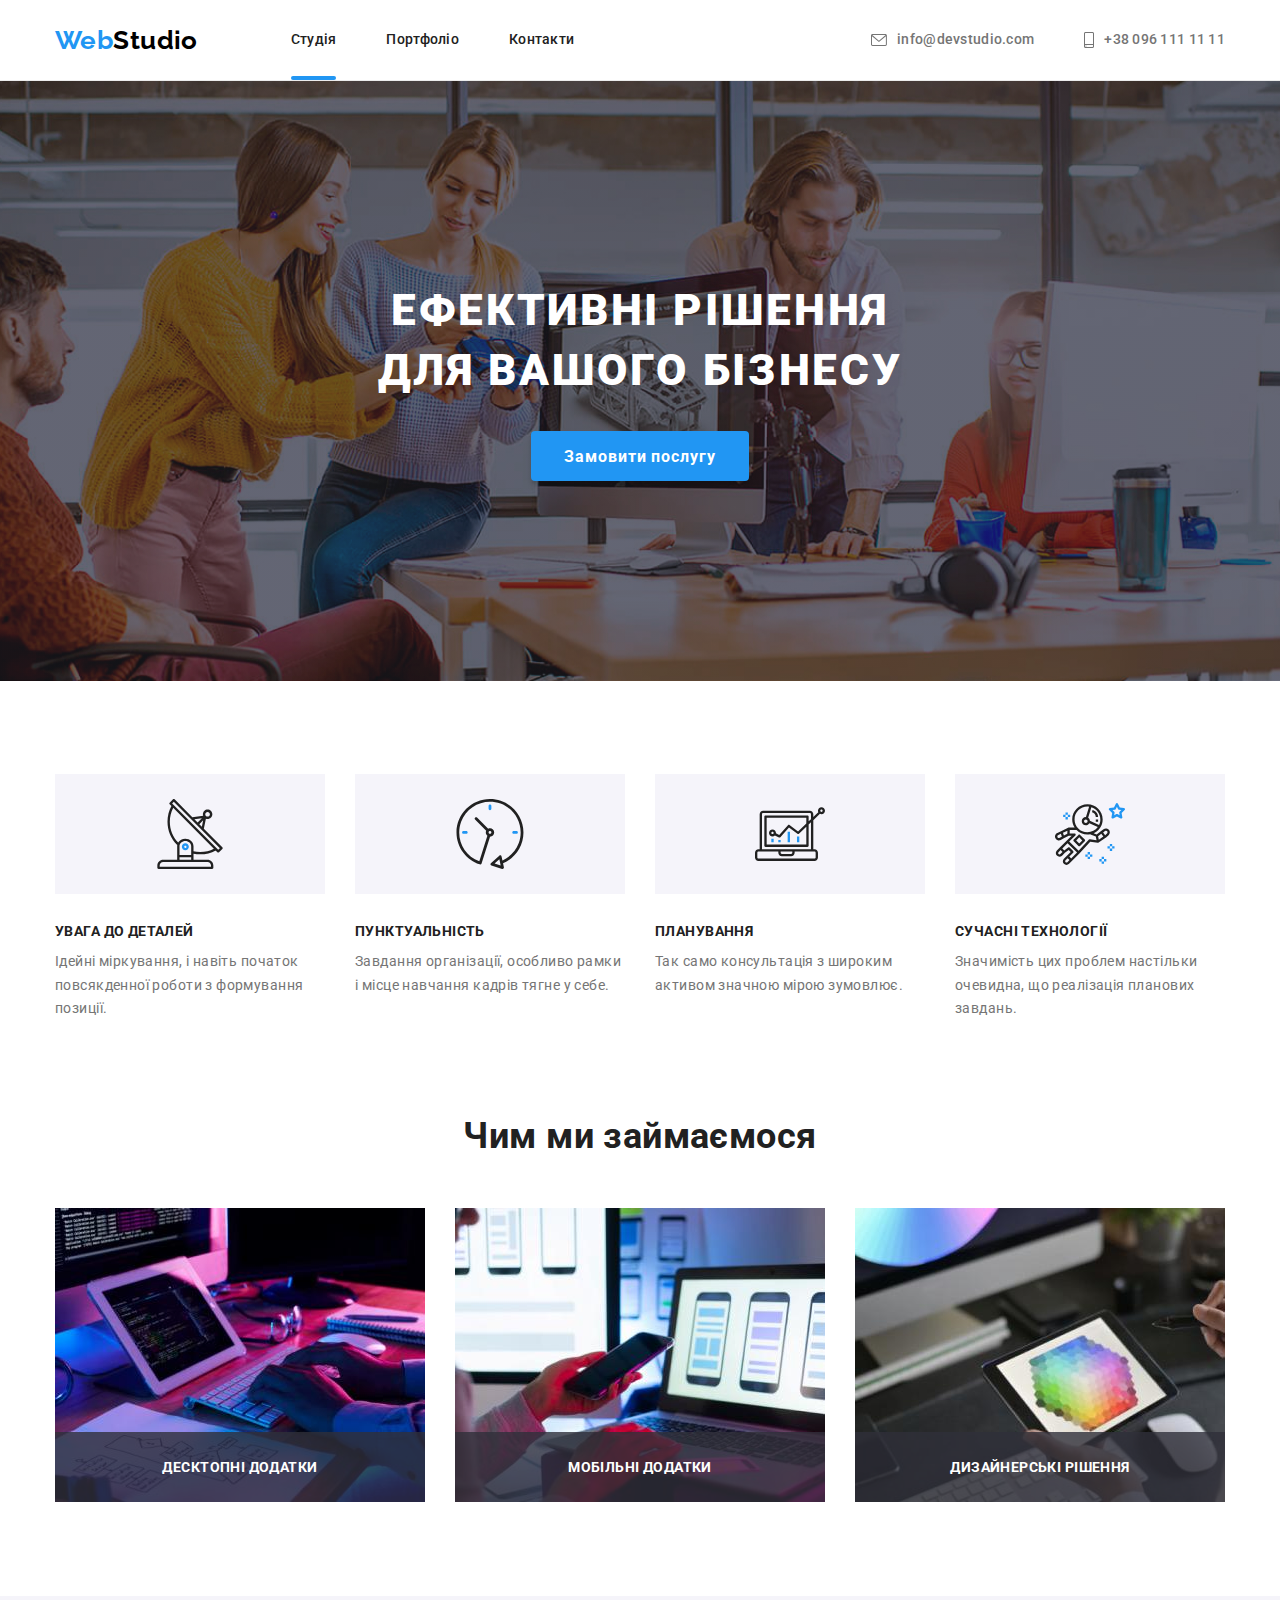
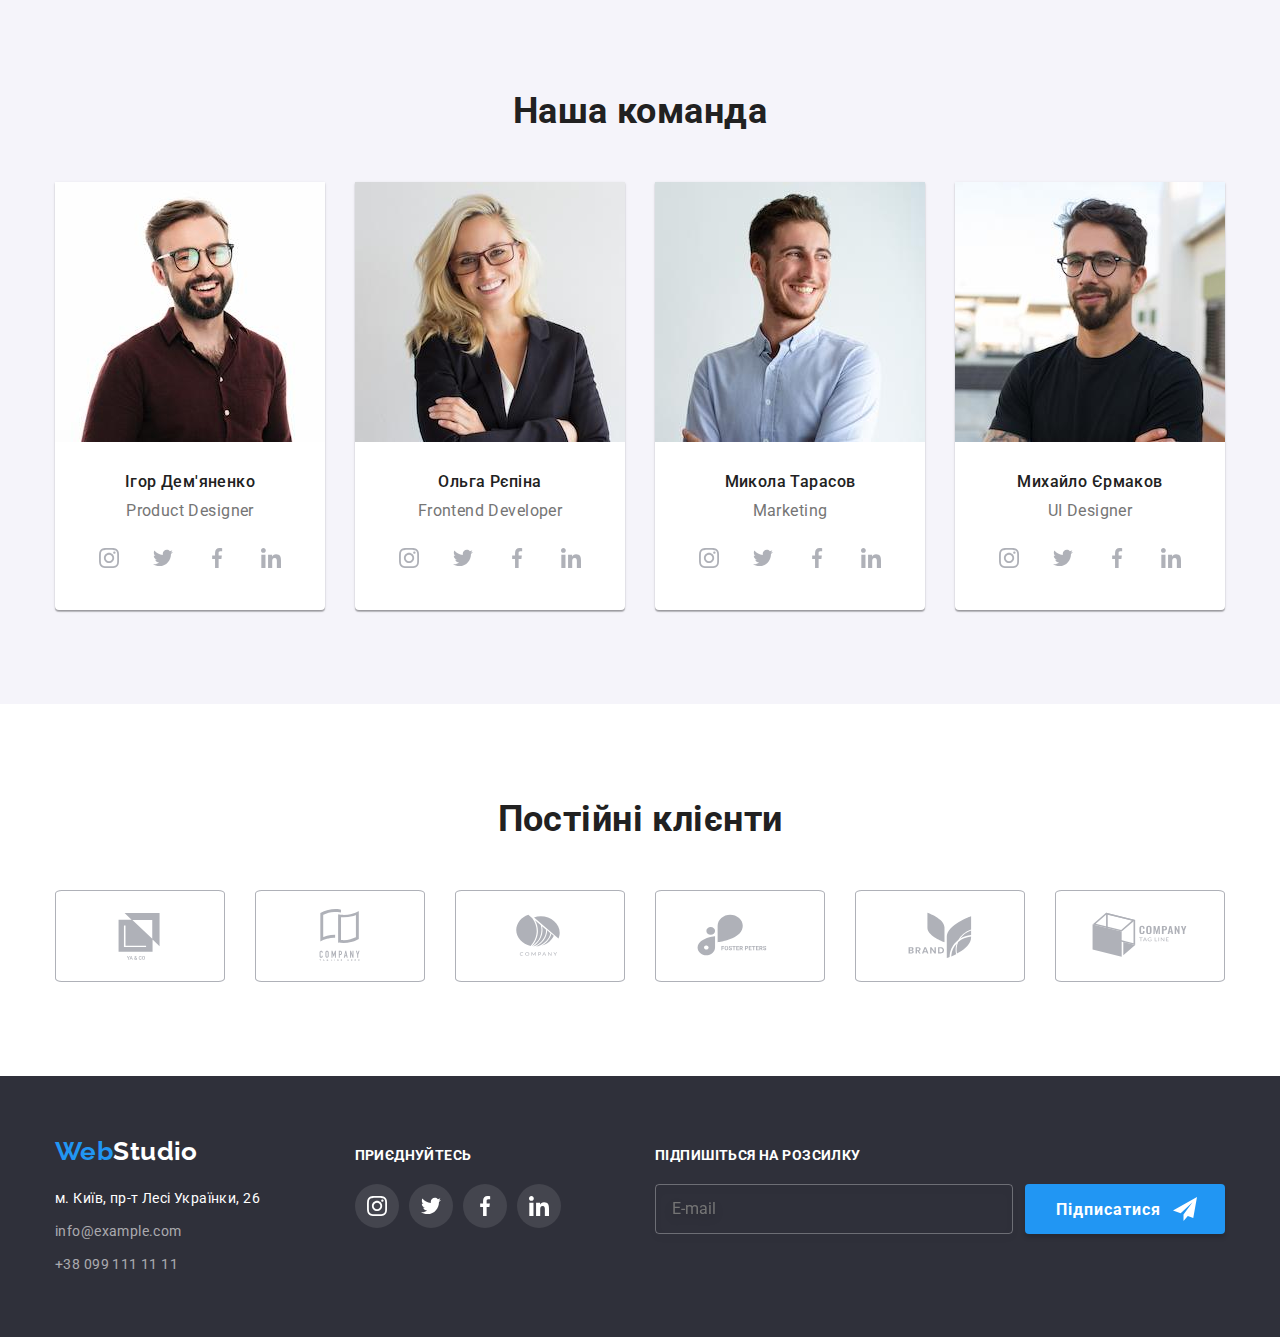
<file: index.html>
<!DOCTYPE html>
<html lang="uk">

<head>
    <meta charset="UTF-8">
    <meta http-equiv="X-UA-Compatible" content="IE=edge">
    <meta name="viewport" content="width=device-width, initial-scale=1.0">
    <title>Студия</title>
    <link rel="preconnect" href="https://fonts.googleapis.com">
    <link rel="preconnect" href="https://fonts.gstatic.com" crossorigin>
    <link
        href="https://fonts.googleapis.com/css2?family=Montserrat:wght@400;700&family=Raleway:wght@700&family=Roboto:wght@400;500;700;900&display=swap"
        rel="stylesheet">
    <link rel="stylesheet" href="https://cdnjs.cloudflare.com/ajax/libs/modern-normalize/1.1.0/modern-normalize.min.css">
    <link rel="stylesheet" href="./css/main.min.css">
</head>

<body>
    <!--Заголовок-->
    <header class="header">
        <div class="container header__container">
            <nav class="menu">
                <a href="./index.html" class="logo"><span class="logo__text logo__text--blue">Web</span><span
                        class="logo__text logo__text--black">Studio</span></a>
                <ul class="menu__list list">
                    <li class="menu__item">
                        <a href="./index.html" class="link menu__link menu__current">Студія</a></li>
                    <li class="menu__item">
                        <a href="./portfolio.html" class="link menu__link">Портфоліо</a></li>
                    <li class="menu__item">
                        <a href="" class="link menu__link">Контакти</a></li>
                </ul>
            </nav>
            <ul class="contacts list">
                <li class="contacts__item">
                    <a href="mailto:info@devstudio.com" class="link contacts__link">
                        <svg class="icon contacts__icon" aria-hidden="true" width="16px" height="12px">
                            <use href="./images/icons.svg#icon-envelope"></use>
                        </svg>
                        info@devstudio.com</a></li>
                <li class="contacts__item">
                    <a href="tel:+380961111111" class="link contacts__link">
                        <svg class="icon contacts__icon" aria-hidden="true" width="10px" height="16px">
                            <use href="./images/icons.svg#icon-smartphone"></use>
                        </svg>
                         +38 096 111 11 11</a></li>
            </ul>
        </div>
    </header>
    <main>
            <section class="section hero">
                <h1 class="hero__title">Ефективні рішення <br> для вашого бізнесу</h1>
                <button class="button hero__button" type="button" data-modal-open>Замовити послугу</button>
            </section>
        <section class="section features">
           <div class="container">
            <h2 class="visually-hidden">Особливості</h2>
            <ul class="list features__list">
                 <li class="features__item">
                    <div class="features__icon-wrap">
                        <svg class="icon" aria-hidden="true" width="70px" height="70px">
                            <use href="./images/icons.svg#icon-antenna"></use>
                        </svg>
                    </div>
                    <h3 class="features__head">УВАГА ДО ДЕТАЛЕЙ</h3>
                    <p class="features__text">Ідейні міркування, і навіть початок повсякденної роботи з формування позиції.</p>
                </li>
                 <li class="features__item">
                    <div class="features__icon-wrap">
                        <svg class="icon" aria-hidden="true" width="70px" height="70px">
                            <use href="./images/icons.svg#icon-clock"></use>
                        </svg>
                    </div>
                    <h3 class="features__head">ПУНКТУАЛЬНІСТЬ</h3>
                    <p class="features__text">Завдання організації, особливо рамки і місце навчання кадрів тягне у себе.</p>
                </li>
                 <li class="features__item">
                    <div class="features__icon-wrap">
                        <svg class="icon" aria-hidden="true" width="70px" height="70px">
                            <use href="./images/icons.svg#icon-diagram"></use>
                        </svg>
                    </div>
                    <h3 class="features__head">ПЛАНУВАННЯ</h3>
                    <p class="features__text">Так само консультація з широким активом значною мірою зумовлює.</p>
                </li>
                 <li class="features__item">
                    <div class="features__icon-wrap">
                        <svg class="icon" aria-hidden="true" width="70px" height="70px">
                            <use href="./images/icons.svg#icon-astronaut"></use>
                        </svg>
                    </div>
                    <h3 class="features__head">СУЧАСНІ ТЕХНОЛОГІЇ</h3>
                    <p class="features__text">Значимість цих проблем настільки очевидна, що реалізація планових завдань.</p>
                </li>
            </ul>
           </div>
        </section>
        <section class="section example">
           <div class="container">
            <h2 class="title example__title">Чим ми займаємося</h2>
            <ul class="list example__list">
                <li class="example__item">
                    <div class="example__image-wrap">
                        <a class="example__photo" href=""><img src="./images/box1.jpg" alt="бокс1" width="370"></a>
                        <p class="example__text">Десктопні додатки</p>
                    </div>
                </li>
                <li class="example__item">
                    <div class="example__image-wrap">
                        <a class="example__photo" href=""><img src="./images/box2.jpg" alt="бокс2" width="370"></a>
                        <p class="example__text">Мобільні додатки</p>
                    </div>
                </li>
                <li class="example__item">
                    <div class="example__image-wrap">
                        <a class="example__photo" href=""><img src="./images/box3.jpg" alt="бокс3" width="370"></a>
                        <p class="example__text">Дизайнерські рішення</p>
                    </div>
                </li>
            </ul>
           </div>
        </section>
        <section class="section team">
           <div class="container">
            <h2 class="title team__title">Наша команда</h2>
            <ul class="team__list list">
                <li class="team__link">
                    <a href="">
                        <img src="./images/Igor.jpg" alt="Игорь" width="270"></a>
                    <div class="team__card social">
                        <h3 class="team__name">Ігор Дем'яненко</h3>
                    <p class="team__profession">Product Designer</p>
                    <ul class="social__list list">
                        <li class="social__link-wrap">
                            <a class="social__link" href="#">
                                <svg class="social__icon social__icon--grey-color" aria-label="Посилання на Instagram" width="20px" height="20px">
                                    <use href="./images/icons.svg#icon-instagram"></use>
                                </svg>
                            </a>
                        </li>
                        <li class="social__link-wrap">
                            <a class="social__link" href="#">
                                <svg class="social__icon social__icon--grey-color" aria-label="Посилання на Twitter" width="20px" height="20px">
                                    <use href="./images/icons.svg#icon-twitter"></use>
                                </svg>
                            </a>
                        </li>
                        <li class="social__link-wrap">
                            <a class="social__link" href="#">
                                <svg class="social__icon social__icon--grey-color" aria-label="Посилання на Facebook" width="20px" height="20px">
                                    <use href="./images/icons.svg#icon-facebook"></use>
                                </svg>
                            </a>
                        </li>
                        <li class="social__link-wrap">
                            <a class="social__link" href="#">
                                <svg class="social__icon social__icon--grey-color" aria-label="Посилання на Linkedin" width="20px" height="20px">
                                    <use href="./images/icons.svg#icon-linkedin"></use>
                                </svg>
                            </a>
                        </li>
                    </ul>
                    </div>
                </li>
                <li class="team__link">
                    <a href="">
                        <img src="./images/Olga.jpg" alt="Ольга" width="270"></a>
                    <div class="team__card social">
                        <h3 class="team__name">Ольга Рєпіна</h3>
                    <p class="team__profession">Frontend Developer</p>
                    <ul class="social__list list">
                        <li class="social__link-wrap">
                            <a class="social__link" href="#">
                                <svg class="social__icon social__icon--grey-color" aria-label="Посилання на Instagram" width="20px" height="20px">
                                    <use href="./images/icons.svg#icon-instagram"></use>
                                </svg>
                            </a>
                        </li>
                        <li class="social__link-wrap">
                            <a class="social__link" href="#">
                                <svg class="social__icon social__icon--grey-color" aria-label="Посилання на Twitter" width="20px" height="20px">
                                    <use href="./images/icons.svg#icon-twitter"></use>
                                </svg>
                            </a>
                        </li>
                        <li class="social__link-wrap">
                            <a class="social__link" href="#">
                                <svg class="social__icon social__icon--grey-color" aria-label="Посилання на Facebook" width="20px" height="20px">
                                    <use href="./images/icons.svg#icon-facebook"></use>
                                </svg>
                            </a>
                        </li>
                        <li class="social__link-wrap">
                            <a class="social__link" href="#">
                                <svg class="social__icon social__icon--grey-color" aria-label="Посилання на Linkedin" width="20px" height="20px">
                                    <use href="./images/icons.svg#icon-linkedin"></use>
                                </svg>
                            </a>
                        </li>
                    </ul>
                    </div>
                </li>
                <li class="team__link">
                    <a href="">
                        <img src="./images/Mukolay.jpg" alt="Николай" width="270"></a>
                    <div class="team__card social">
                        <h3 class="team__name">Микола Тарасов</h3>
                    <p class="team__profession">Marketing</p>
                    <ul class="social__list list">
                        <li class="social__link-wrap">
                            <a class="social__link" href="#">
                                <svg class="social__icon social__icon--grey-color" aria-label="Посилання на Instagram" width="20px" height="20px">
                                    <use href="./images/icons.svg#icon-instagram"></use>
                                </svg>
                            </a>
                        </li>
                        <li class="social__link-wrap">
                            <a class="social__link" href="#">
                                <svg class="social__icon social__icon--grey-color" aria-label="Посилання на Twitter" width="20px" height="20px">
                                    <use href="./images/icons.svg#icon-twitter"></use>
                                </svg>
                            </a>
                        </li>
                        <li class="social__link-wrap">
                            <a class="social__link" href="#">
                                <svg class="social__icon social__icon--grey-color" aria-label="Посилання на Facebook" width="20px" height="20px">
                                    <use href="./images/icons.svg#icon-facebook"></use>
                                </svg>
                            </a>
                        </li>
                        <li class="social__link-wrap">
                            <a class="social__link" href="#">
                                <svg class="social__icon social__icon--grey-color" aria-label="Посилання на Linkedin" width="20px" height="20px">
                                    <use href="./images/icons.svg#icon-linkedin"></use>
                                </svg>
                            </a>
                        </li>
                    </ul>
                    </div>
                </li>
                <li class="team__link">
                    <a href="">
                        <img src="./images/Muhaylo.jpg" alt="Михаил" width="270"></a>
                    <div class="team__card social">
                        <h3 class="team__name">Михайло Єрмаков</h3>
                    <p class="team__profession">UI Designer</p>
                    <ul class="social__list list">
                        <li class="social__link-wrap">
                            <a class="social__link" href="#">
                                <svg class="social__icon social__icon--grey-color" aria-label="Посилання на Instagram" width="20px" height="20px">
                                    <use href="./images/icons.svg#icon-instagram"></use>
                                </svg>
                            </a>
                        </li>
                        <li class="social__link-wrap">
                            <a class="social__link" href="#">
                                <svg class="social__icon social__icon--grey-color" aria-label="Посилання на Twitter" width="20px" height="20px">
                                    <use href="./images/icons.svg#icon-twitter"></use>
                                </svg>
                            </a>
                        </li>
                        <li class="social__link-wrap">
                            <a class="social__link" href="#">
                                <svg class="social__icon social__icon--grey-color" aria-label="Посилання на Facebook" width="20px" height="20px">
                                    <use href="./images/icons.svg#icon-facebook"></use>
                                </svg>
                            </a>
                        </li>
                        <li class="social__link-wrap">
                            <a class="social__link" href="#">
                                <svg class="social__icon social__icon--grey-color" aria-label="Посилання на Linkedin" width="20px" height="20px">
                                    <use href="./images/icons.svg#icon-linkedin"></use>
                                </svg>
                            </a>
                        </li>
                    </ul>
                    </div>
                </li>
            </ul>
           </div>
        </section>
        <section class=" section clients">
            <div class="container">
                <h2 class="title clients__title">Постійні клієнти</h2>
                <ul class="list clients__list">
                    <li class="clients__item-wrap">
                        <a class="clients__link" href="">
                            <svg class="clients__logo" aria-label="Ссылка на сайт клиента" width="160px" height="60px">
                                <use href="./images/icons.svg#icon-logo-1"></use>
                            </svg>
                        </a></li>
                    <li class="clients__item-wrap">
                        <a class="clients__link" href="">
                            <svg class="clients__logo" aria-label="Ссылка на сайт клиента" width="160px" height="60px">
                                <use href="./images/icons.svg#icon-logo-2"></use>
                            </svg>
                        </a></li>
                    <li class="clients__item-wrap">
                        <a class="clients__link" href="">
                            <svg class="clients__logo" aria-label="Ссылка на сайт клиента" width="160px" height="60px">
                                <use href="./images/icons.svg#icon-logo-3"></use>
                            </svg>
                        </a></li>
                    <li class="clients__item-wrap">
                        <a class="clients__link" href="">
                            <svg class="clients__logo" aria-label="Ссылка на сайт клиента" width="160px" height="60px">
                                <use href="./images/icons.svg#icon-logo-4"></use>
                            </svg>
                        </a></li>
                    <li class="clients__item-wrap">
                        <a class="clients__link" href="">
                            <svg class="clients__logo" aria-label="Ссылка на сайт клиента" width="160px" height="60px">
                                <use href="./images/icons.svg#icon-logo-5"></use>
                            </svg>
                        </a></li>
                    <li class="clients__item-wrap">
                        <a class="clients__link" href="">
                            <svg class="clients__logo" aria-label="Ссылка на сайт клиента" width="160px" height="60px">
                                <use href="./images/icons.svg#icon-logo-6"></use>
                            </svg>
                        </a></li>
                </ul>
            </div>
        </section>
    </main>
    <footer class="footer">
        <div class="footer__container container">
            <div class="footer__wrap">
                <div class="footer__logo-wrap">
                    <a href="./index.html" class="logo"><span class=" logo__text logo__text--blue">Web</span><span class="logo__text logo__text--white">Studio</span></a>
                </div>
                <address class="address">
                    <ul class="list address__list">
                        <li class="address__item">
                            <a href="" class="address__contacts address__contacts--color-white">м. Київ, пр-т Лесі Українки, 26</a>
                        </li>
                        <li class="address__item">
                            <a href="mailto:info@example.com" class="address__contacts address__contacts--color-grey">info@example.com</a>
                        </li>
                        <li class="address__item">
                            <a href="tel:+380991111111" class="address__contacts address__contacts--color-grey">+38 099 111 11 11</a>
                        </li>
                    </ul>
                </address>
            </div>
            <div class="social">
                <h2 class="cta-title">приєднуйтесь</h2>
                <ul class="social__list list">
                    <li class="social__link-wrap">
                        <a class="social__link" href="#">
                            <svg class="social__icon social__icon--white-color" aria-label="Посилання на Instagram" width="20px" height="20px">
                                <use href="./images/icons.svg#icon-instagram"></use>
                            </svg>
                        </a>
                    </li>
                    <li class="social__link-wrap">
                        <a class="social__link" href="#">
                            <svg class="social__icon social__icon--white-color" aria-label="Посилання на Twitter" width="20px" height="20px">
                                <use href="./images/icons.svg#icon-twitter"></use>
                            </svg>
                        </a>
                    </li>
                    <li class="social__link-wrap">
                        <a class="social__link" href="#">
                            <svg class="social__icon social__icon--white-color" aria-label="Посилання на Facebook" width="20px" height="20px">
                                <use href="./images/icons.svg#icon-facebook"></use>
                            </svg>
                        </a>
                    </li>
                    <li class="social__link-wrap">
                        <a class="social__link" href="#">
                            <svg class="social__icon social__icon--white-color" aria-label="Посилання на Linkedin" width="20px" height="20px">
                                <use href="./images/icons.svg#icon-linkedin"></use>
                            </svg>
                        </a>
                    </li>
                </ul>
            </div>
            <div class="subscribe">
                <h2 class="cta-title">Підпишіться на розсилку</h2>
                <form class="subscribe__form">
                    <div>
                        <label class="subscribe__label" for="email"></label>
                        <input class="subscribe__input" id="email" type="email" name="email" placeholder="E-mail">
                    </div>
                   <div class="subscribe__button-block">
                    <button class="button subscribe__button" type="submit" name="subscribe-button">Підписатися</button>
                    <svg class="subscribe__icon" aria-label="Підписатися на розсилку" width="24px" height="24px">
                        <use href="./images/icons.svg#icon-email-send"></use>
                    </svg>
                   </div>
                </form>
            </div>
        </div>
    </footer>
    <div data-modal class="backdrop is-hidden">
        <div class="modal">
            <h2 class="title modal__title">Залиште свої дані, ми вам передзвонимо</h2>
            <form class="modal__form">
                <div class="form-field">
                    <label class="form-field__label" for="user-name">Ім'я</label>
                    <div class="form-field__input-wrap">
                        <input class="form-field__input" type="text" name="name" id="user-name">
                        <svg class="form-field__icon" width="18px" height="18px">
                            <use href="./images/icons.svg#icon-person-modal"></use>
                        </svg>
                    </div>
                </div>
               <div class="form-field">
                <label class="form-field__label" for="user-tel">Телефон</label>
                <div class="form-field__input-wrap">
                    <input class="form-field__input" type="tel" name="tel" id="user-tel">
                    <svg class="form-field__icon" width="18px" height="18px">
                        <use href="./images/icons.svg#icon-phone-modal"></use>
                    </svg>
                </div>
               </div>
                <div class="form-field">
                    <label class="form-field__label" for="user-email">Пошта</label>
                    <div class="form-field__input-wrap">
                        <input class="form-field__input" type="email" name="email" id="user-email">
                        <svg class="form-field__icon" width="18px" height="18px">
                            <use href="./images/icons.svg#icon-email-modal"></use>
                        </svg>
                    </div>
                </div>
                <div class="form-field">
                    <label class="form-field__label" for="feedback">Коментар</label>
                    <textarea class="form-field__textarea" name="feedback" id="feedback" cols="30" rows="10" placeholder="Введіть текст"></textarea>
                </div>
                <div class="chekbox">
                    <label class="chekbox__label">
                        <input class="chekbox__input" type="checkbox" name="terms-conditions" id="terms-conditions">
                        <svg class="chekbox__icon" aria-hidden="true" width="16px" height="15px">
                            <use class="use-icon-chek" href="./images/icons.svg#icon-check"></use>
                        </svg>
                        Погоджуюся з розсилкою та приймаю &nbsp; <a class="chekbox__terms-link" href="">Умови договору</a>
                    </label>
                </div>
                        
                <button class="button modal__submit-button" type="submit">Відправити</button>
            </form>
            <button data-modal-close class="modal__close-button" type="button">
                <svg class="modal-icon" aria-hidden="true" width="18px" height="18px">
                    <use href="./images/icons.svg#icon-close"></use>
                </svg>
            </button>
        </div>
    </div>

    <script src="./js/modal.js"></script>
</body>

</html>
</file>
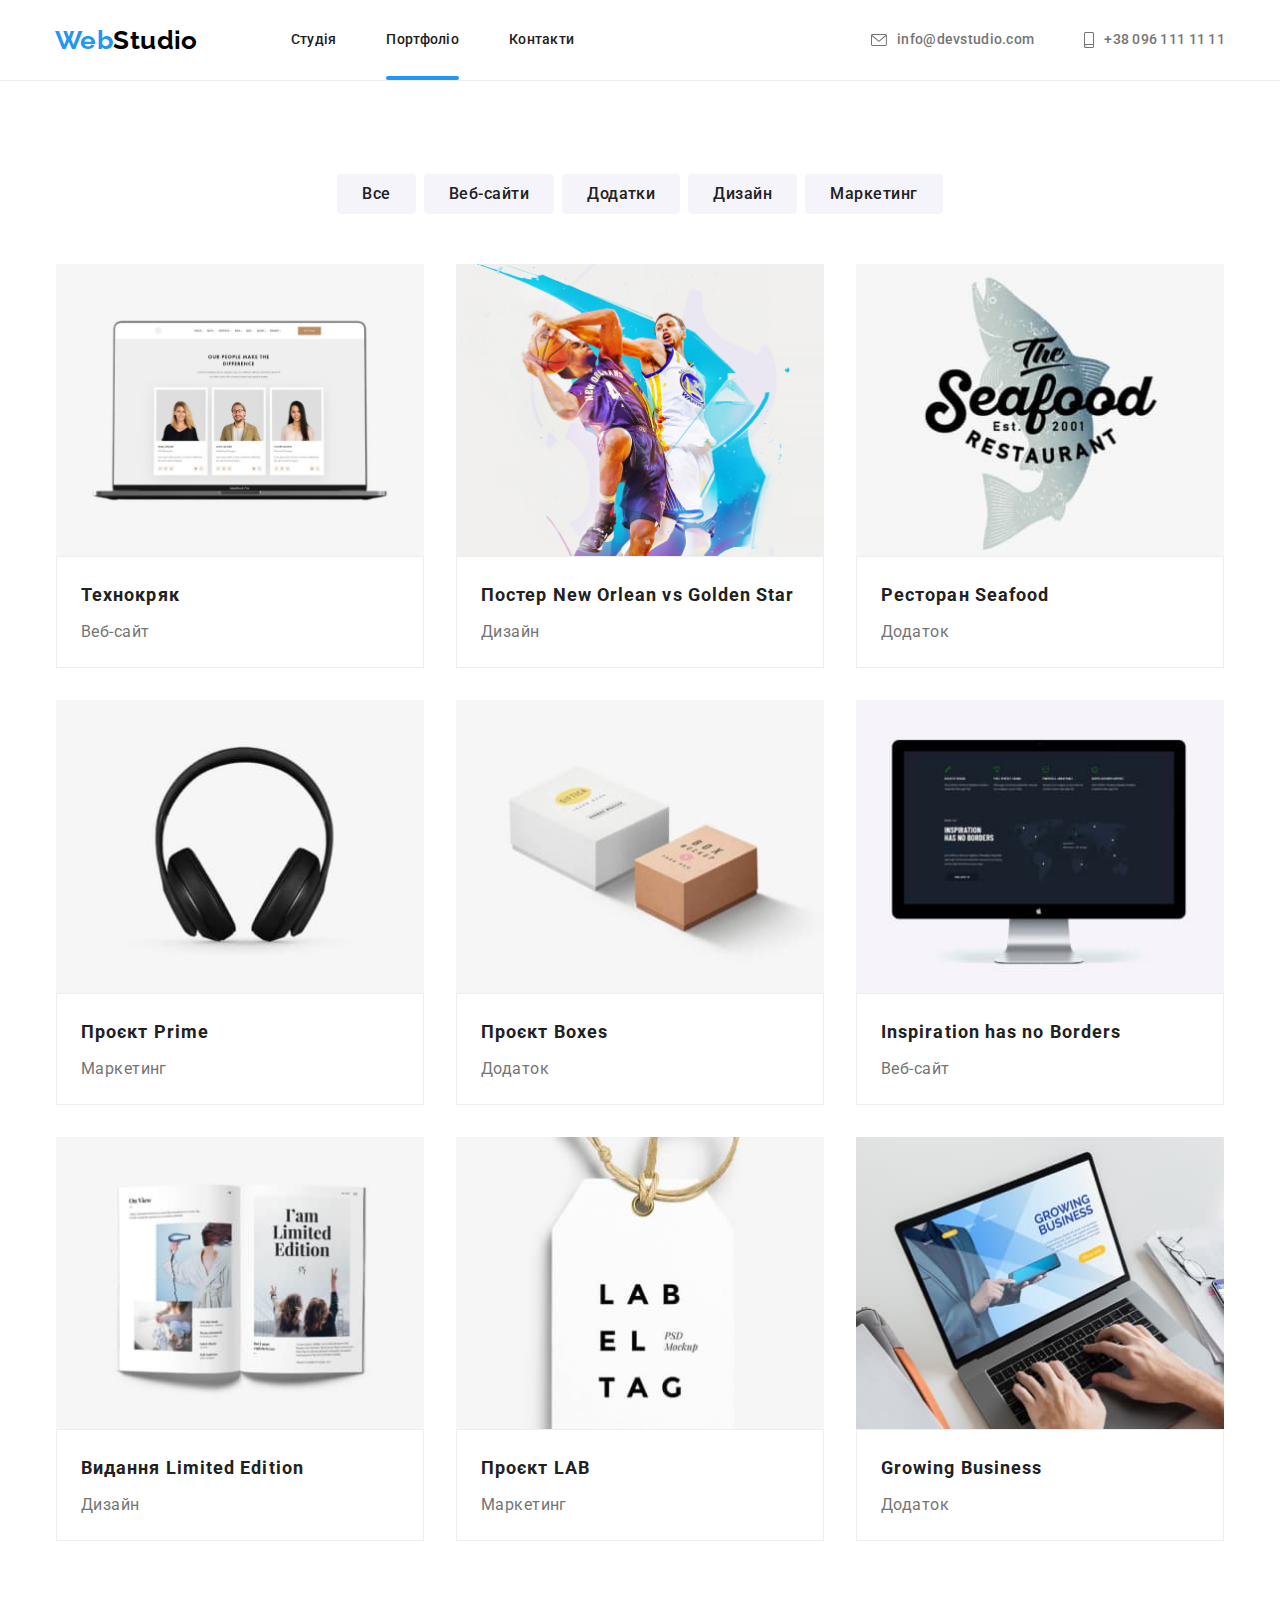
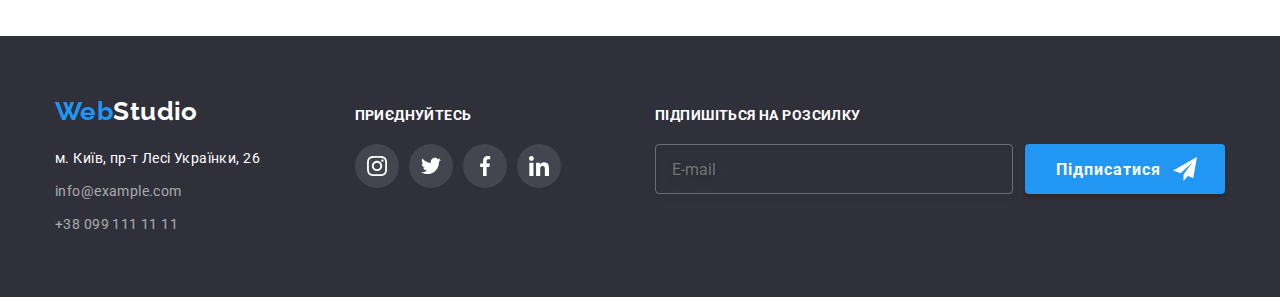
<file: portfolio.html>
<!DOCTYPE html>
<html lang="uk">
<head>
    <meta charset="UTF-8">
    <meta http-equiv="X-UA-Compatible" content="IE=edge">
    <meta name="viewport" content="width=device-width, initial-scale=1.0">
    <title>Студия</title>
    <link rel="preconnect" href="https://fonts.googleapis.com">
    <link rel="preconnect" href="https://fonts.gstatic.com" crossorigin>
    <link
        href="https://fonts.googleapis.com/css2?family=Montserrat:wght@400;700&family=Raleway:wght@700&family=Roboto:wght@400;500;700;900&display=swap"
        rel="stylesheet">
    <link rel="stylesheet" href="https://cdnjs.cloudflare.com/ajax/libs/modern-normalize/1.1.0/modern-normalize.min.css">
    <link rel="stylesheet" href="./css/main.min.css">    
</head>
    
    <body>
        <!--Заголовок-->
    <header class="header">
        <div class="container header__container">
            <nav class="menu">
                <a href="./index.html" class="logo"><span class="logo__text logo__text--blue">Web</span><span
                        class="logo__text logo__text--black">Studio</span></a>
                <ul class="menu__list list">
                    <li class="menu__item">
                        <a href="./index.html" class="link menu__link">Студія</a>
                    </li>
                    <li class="menu__item">
                        <a href="./portfolio.html" class="link menu__link menu__current">Портфоліо</a>
                    </li>
                    <li class="menu__item">
                        <a href="" class="link menu__link">Контакти</a>
                    </li>
                </ul>
            </nav>
            <ul class="contacts list">
                <li class="contacts__item">
                    <a href="mailto:info@devstudio.com" class="link contacts__link">
                        <svg class="icon contacts__icon" aria-hidden="true" width="16px" height="12px">
                            <use href="./images/icons.svg#icon-envelope"></use>
                        </svg>
                        info@devstudio.com</a>
                </li>
                <li class="contacts__item">
                    <a href="tel:+380961111111" class="link contacts__link">
                        <svg class="icon contacts__icon" aria-hidden="true" width="10px" height="16px">
                            <use href="./images/icons.svg#icon-smartphone"></use>
                        </svg>
                        +38 096 111 11 11</a>
                </li>
            </ul>
        </div>
    </header>
    <main>
        <section class="section">
            <!-- filters -->
            <div class="container">
                <h2 class="visually-hidden">Фільтри</h2>
                <ul class="filters list">
                    <li class="filters__item">
                        <button class="filters__filter-button" type="button">Все</button>
                    </li>
                    <li class="filters__item">
                        <button class="filters__filter-button" type="button">Веб-сайти</button>
                    </li>
                    <li class="filters__item">
                        <button class="filters__filter-button" type="button">Додатки</button>
                    </li>
                    <li class="filters__item">
                        <button class="filters__filter-button" type="button">Дизайн</button>
                    </li>
                    <li class="filters__item">
                        <button class="filters__filter-button" type="button">Маркетинг</button>
                    </li>
                </ul>
                <!-- projects -->
                <div class="project project-wrap">
                    <h2 class="visually-hidden">Проєкти</h2>
                    <ul class="list project__list">
                        <li class="project__item">
                            <a class="project__link" href="">
                                <div class="project__image-wrap">
                                    <img class="project__image" src="./images/notebook.jpg" alt="ноутбук" width="370">
                                    <p class="project__overlay">Ресурс пропонує комплексні пропозиції з різним рівнем функціоналу та
                                        сервісів. Все це дозволить відвідувачу отримати
                                        вичерпні відомості про компанію чи приватну особу.</p>
                                </div>
                                <div class="project__description">
                                    <h3 class="project__name">Технокряк</h3>
                                    <p class="project__product-name">Веб-сайт</p>
                                </div>
                            </a>
                        </li>
                        <li class="project__item">
                            <a class="project__link" href="">
                                <div class="project__image-wrap">
                                    <img class="project__image" src="./images/basketball.jpg" alt="баскетбол" width="370">
                                    <p class="project__overlay">Ресурс пропонує комплексні пропозиції з різним рівнем функціоналу та
                                        сервісів. Все це дозволить відвідувачу отримати
                                        вичерпні відомості про компанію чи приватну особу.</p>
                                </div>
                                <div class="project__description">
                                    <h3 class="project__name">Постер New Orlean vs Golden Star</h3>
                                    <p class="project__product-name">Дизайн</p>
                                </div>
                            </a>
                        </li>
                        <li class="project__item">
                            <a class="project__link" href="">
                                <div class="project__image-wrap">
                                    <img class="project__image" src="./images/seafood.jpg" alt="морепродукти" width="370">
                                    <p class="project__overlay">Ресурс пропонує комплексні пропозиції з різним рівнем функціоналу та
                                        сервісів. Все це дозволить відвідувачу отримати
                                        вичерпні відомості про компанію чи приватну особу.</p>
                                </div>
                                <div class="project__description">
                                    <h3 class="project__name">Ресторан Seafood</h3>
                                    <p class="project__product-name">Додаток</p>
                                </div>
                            </a>
                        </li>
                        <li class="project__item">
                            <a class="project__link" href="">
                                <div class="project__image-wrap">
                                    <img class="project__image" src="./images/headphone.jpg" alt="навушники" width="370">
                                    <p class="project__overlay">Ресурс пропонує комплексні пропозиції з різним рівнем функціоналу та
                                        сервісів. Все це дозволить відвідувачу отримати
                                        вичерпні відомості про компанію чи приватну особу.</p>
                                </div>
                                <div class="project__description">
                                    <h3 class="project__name">Проєкт Prime</h3>
                                    <p class="project__product-name">Маркетинг</p>
                                </div>
                            </a>
                        </li>
                        <li class="project__item">
                            <a class="project__link" href="">
                                <div class="project__image-wrap">
                                    <img class="project__image" src="./images/box.jpg" alt="коробка" width="370">
                                    <p class="project__overlay">Ресурс пропонує комплексні пропозиції з різним рівнем функціоналу та
                                        сервісів. Все це дозволить відвідувачу отримати
                                        вичерпні відомості про компанію чи приватну особу.</p>
                                </div>
                                <div class="project__description">
                                    <h3 class="project__name">Проєкт Boxes</h3>
                                    <p class="project__product-name">Додаток</p>
                                </div>
                            </a>
                        </li>
                        <li class="project__item">
                            <a class="project__link" href="">
                                <div class="project__image-wrap">
                                    <img class="project__image" src="./images/monitor.jpg" alt="монитор" width="370">
                                    <p class="project__overlay">Ресурс пропонує комплексні пропозиції з різним рівнем функціоналу та
                                        сервісів. Все це дозволить відвідувачу отримати
                                        вичерпні відомості про компанію чи приватну особу.</p>
                                </div>
                                <div class="project__description">
                                    <h3 class="project__name">Inspiration has no Borders</h3>
                                    <p class="project__product-name">Веб-сайт</p>
                                </div>
                            </a>
                        </li>
                        <li class="project__item">
                            <a class="project__link" href="">
                                <div class="project__image-wrap">
                                    <img class="project__image" src="./images/magazine.jpg" alt="журнал" width="370">
                                    <p class="project__overlay">Ресурс пропонує комплексні пропозиції з різним рівнем функціоналу та
                                        сервісів. Все це дозволить відвідувачу отримати
                                        вичерпні відомості про компанію чи приватну особу.</p>
                                </div>
                                <div class="project__description">
                                    <h3 class="project__name">Видання Limited Edition</h3>
                                    <p class="project__product-name">Дизайн</p>
                                </div>
                            </a>
                        </li>
                        <li class="project__item">
                            <a class="project__link" href="">
                                <div class="project__image-wrap">
                                    <img class="project__image" src="./images/tag.jpg" alt="бірка" width="370">
                                    <p class="project__overlay">Ресурс пропонує комплексні пропозиції з різним рівнем функціоналу та
                                        сервісів. Все це дозволить відвідувачу отримати
                                        вичерпні відомості про компанію чи приватну особу.</p>
                                </div>
                                <div class="project__description">
                                    <h3 class="project__name">Проєкт LAB</h3>
                                    <p class="project__product-name">Маркетинг</p>
                                </div>
                            </a>
                        </li>
                        <li class="project__item">
                            <a class="project__link" href="">
                                <div class="project__image-wrap">
                                    <img class="project__image" src="./images/applebook.jpg" alt="ноутбук" width="370">
                                    <p class="project__overlay">Ресурс пропонує комплексні пропозиції з різним рівнем функціоналу та
                                        сервісів. Все це дозволить відвідувачу отримати
                                        вичерпні відомості про компанію чи приватну особу.</p>
                                </div>
                                <div class="project__description">
                                    <h3 class="project__name">Growing Business</h3>
                                    <p class="project__product-name">Додаток</p>
                                </div>
                            </a>
                        </li>
                    </ul>
                </div>
            </div>
        </section>
    </main>
    <footer class="footer">
        <div class="footer__container container">
            <div class="footer__wrap">
                <div class="footer__logo-wrap">
                    <a href="./index.html" class="logo"><span class=" logo__text logo__text--blue">Web</span><span
                            class="logo__text logo__text--white">Studio</span></a>
                </div>
                <address class="address">
                    <ul class="list address__list">
                        <li class="address__item">
                            <a href="" class="address__contacts address__contacts--color-white">м. Київ, пр-т Лесі Українки,
                                26</a>
                        </li>
                        <li class="address__item">
                            <a href="mailto:info@example.com"
                                class="address__contacts address__contacts--color-grey">info@example.com</a>
                        </li>
                        <li class="address__item">
                            <a href="tel:+380991111111" class="address__contacts address__contacts--color-grey">+38 099 111
                                11 11</a>
                        </li>
                    </ul>
                </address>
            </div>
            <div class="social">
                <h2 class="cta-title">приєднуйтесь</h2>
                <ul class="social__list list">
                    <li class="social__link-wrap">
                        <a class="social__link" href="#">
                            <svg class="social__icon social__icon--white-color" aria-label="Посилання на Instagram"
                                width="20px" height="20px">
                                <use href="./images/icons.svg#icon-instagram"></use>
                            </svg>
                        </a>
                    </li>
                    <li class="social__link-wrap">
                        <a class="social__link" href="#">
                            <svg class="social__icon social__icon--white-color" aria-label="Посилання на Twitter"
                                width="20px" height="20px">
                                <use href="./images/icons.svg#icon-twitter"></use>
                            </svg>
                        </a>
                    </li>
                    <li class="social__link-wrap">
                        <a class="social__link" href="#">
                            <svg class="social__icon social__icon--white-color" aria-label="Посилання на Facebook"
                                width="20px" height="20px">
                                <use href="./images/icons.svg#icon-facebook"></use>
                            </svg>
                        </a>
                    </li>
                    <li class="social__link-wrap">
                        <a class="social__link" href="#">
                            <svg class="social__icon social__icon--white-color" aria-label="Посилання на Linkedin"
                                width="20px" height="20px">
                                <use href="./images/icons.svg#icon-linkedin"></use>
                            </svg>
                        </a>
                    </li>
                </ul>
            </div>
            <div class="subscribe">
                <h2 class="cta-title">Підпишіться на розсилку</h2>
                <form class="subscribe__form">
                    <div>
                        <label class="subscribe__label" for="email"></label>
                        <input class="subscribe__input" id="email" type="email" name="email" placeholder="E-mail">
                    </div>
                    <div class="subscribe__button-block">
                        <button class="button subscribe__button" type="submit" name="subscribe-button">Підписатися</button>
                        <svg class="subscribe__icon" aria-label="Підписатися на розсилку" width="24px" height="24px">
                            <use href="./images/icons.svg#icon-email-send"></use>
                        </svg>
                    </div>
                </form>
            </div>
        </div>
    </footer>
    
</body>
</html>
</file>
<file: css/main.min.css>
.list{list-style:none;padding-left:0;margin:0}img{display:block;max-width:100%;height:auto}.link{text-decoration:none;color:inherit}address{font-style:normal;display:-webkit-box;display:-ms-flexbox;display:flex;-webkit-box-align:center;-ms-flex-align:center;align-items:center;padding-left:0px}h1,h2,h3,p{margin-top:0px}:root{--base-background-color:#ffffff;--background-hero-footer: #2f303a;--background-section: #f5f4fa;--background-color-button: #188ce8;--primary-text-color: #212121;--secondary-text-color: #757575;--icon-color: #afb1b8;--full-white-color: #ffffff;--partial-white-color:rgba(255, 255, 255, 0.6);--accent-color: #2196f3;--black-color: #000000;--project__link-animation:#eeeeee;--main-font: Roboto;--secondary-font: Raleway}.visually-hidden{width:1px;height:1px;margin:-1px;border:0;padding:0;white-space:nowrap;-webkit-clip-path:inset(100%);clip-path:inset(100%);clip:rect(0 0 0 0);overflow:hidden}is-hidden{visibility:hidden;opacity:0;pointer-events:none}body{background-color:var(--base-background-color);color:var(--primary-text-color);font-family:var(--main-font),sans-serif;font-size:14px;letter-spacing:.03em}.container{width:1200px;margin:0 auto;padding-right:15px;padding-left:15px}.section{padding-top:94px;padding-bottom:94px}.logo{text-decoration:none}.logo__text{font-family:var(--secondary-font);font-size:26px;line-height:1.19;font-weight:700}.logo__text--blue{color:var(--accent-color)}.logo__text--black{color:var(--black-color)}.logo__text--white{color:var(--full-white-color)}.button{min-width:200px;height:50px;background-color:var(--accent-color);color:var(--full-white-color);font-family:inherit;font-weight:700;font-size:16px;-webkit-box-align:center;-ms-flex-align:center;align-items:center;line-height:1.88;letter-spacing:.06em;border:1px solid rgba(0,0,0,0);border-radius:4px;cursor:pointer;-webkit-box-shadow:0px 4px 4px rgba(0,0,0,.15);box-shadow:0px 4px 4px rgba(0,0,0,.15);-webkit-transition:background-color 250ms cubic-bezier(0.4, 0, 0.2, 1);transition:background-color 250ms cubic-bezier(0.4, 0, 0.2, 1)}.button:hover{background-color:var(--background-color-button)}.title{text-align:center;font-size:36px;font-weight:700;line-height:1.17}.cta-title{margin-top:12px;margin-bottom:20px;color:var(--full-white-color);font-size:14px;font-weight:700;line-height:1.14;text-transform:uppercase}.icon{display:inline-block;stroke-width:0;stroke:currentColor;fill:currentColor;-webkit-transition:fill 250ms cubic-bezier(0.4, 0, 0.2, 1);transition:fill 250ms cubic-bezier(0.4, 0, 0.2, 1)}.header{background-color:var(--base-background-color);border-bottom:1px solid #ececec}.header__container{display:-webkit-box;display:-ms-flexbox;display:flex;-webkit-box-align:center;-ms-flex-align:center;align-items:center;-webkit-box-pack:justify;-ms-flex-pack:justify;justify-content:space-between}.menu{display:-webkit-box;display:-ms-flexbox;display:flex;-webkit-box-align:center;-ms-flex-align:center;align-items:center}.menu__list{display:-webkit-box;display:-ms-flexbox;display:flex;margin-left:93px;font-weight:500;line-height:1.14;letter-spacing:.02em}.menu__item:not(:last-child){margin-right:50px}.menu__item{position:relative}.menu__current::after{position:absolute;left:0;bottom:0;display:-webkit-box;display:-ms-flexbox;display:flex;content:"";width:100%;height:4px;background-color:var(--accent-color);border-radius:2px}.menu__link{display:block;padding-top:32px;padding-bottom:32px;color:var(--primary-text-color)}.menu__link.current,.menu__link:hover,.menu__link:focus{color:var(--accent-color);outline:none;-webkit-transition:color 250ms cubic-bezier(0.4, 0, 0.2, 1);transition:color 250ms cubic-bezier(0.4, 0, 0.2, 1)}.contacts{display:-webkit-box;display:-ms-flexbox;display:flex;font-weight:500;line-height:1.14;letter-spacing:.02em}.contacts__link{color:var(--secondary-text-color);padding-top:32px;padding-bottom:32px}.contacts__link:hover,.contacts__link:focus{color:var(--accent-color);-webkit-transition:color 250ms cubic-bezier(0.4, 0, 0.2, 1);transition:color 250ms cubic-bezier(0.4, 0, 0.2, 1)}.contacts__item:not(:first-child){margin-left:50px}.contacts__link{display:-webkit-box;display:-ms-flexbox;display:flex;-webkit-box-align:center;-ms-flex-align:center;align-items:center}.contacts__link:focus{outline:none}.contacts__icon{margin-right:10px;fill:var(--secondary-text-color);display:-webkit-box;display:-ms-flexbox;display:flex;-webkit-box-align:center;-ms-flex-align:center;align-items:center}.contacts__link:hover .contacts__icon,.contacts__link:focus .contacts__icon{fill:var(--accent-color)}.hero{max-width:1600px;margin-left:auto;margin-right:auto;background-color:var(--background-hero-footer);text-align:center;padding-top:200px;padding-bottom:200px;background-image:-webkit-gradient(linear, left top, right top, from(rgba(47, 48, 58, 0.4)), to(rgba(47, 48, 58, 0.4))),url(../images/hero-bkg.jpg);background-image:linear-gradient(to right, rgba(47, 48, 58, 0.4), rgba(47, 48, 58, 0.4)),url(../images/hero-bkg.jpg);background-size:cover;background-repeat:no-repeat;background-position:center}.hero__title{margin-bottom:30px;color:var(--full-white-color);font-size:44px;line-height:1.36;font-weight:900;letter-spacing:.06em;text-transform:uppercase}.hero__button{padding:10px 32px}.features{padding-bottom:0px}.features__list{display:-webkit-box;display:-ms-flexbox;display:flex;-ms-flex-wrap:wrap;flex-wrap:wrap}.features__item{width:270px;margin-right:30px}.features__item:nth-child(4n){margin-right:0px}.features__head{font-size:14px;font-weight:700;text-transform:uppercase;line-height:1.14;margin-bottom:10px}.features__text{margin-bottom:0px;color:var(--secondary-text-color);line-height:1.71}.features__icon-wrap{display:-webkit-box;display:-ms-flexbox;display:flex;margin-bottom:30px;width:270px;height:120px;-webkit-box-align:center;-ms-flex-align:center;align-items:center;-webkit-box-pack:center;-ms-flex-pack:center;justify-content:center;background-color:var(--background-section)}.example__list{display:-webkit-box;display:-ms-flexbox;display:flex;-ms-flex-wrap:wrap;flex-wrap:wrap}.example__item{width:370px;margin-right:30px}.example__item:nth-child(3n){margin-right:0px}.example__image-wrap{position:relative;overflow:hidden}.example__title,.clients__title,.team__title{margin-top:0px;margin-bottom:50px}.example__text{position:absolute;width:100%;left:0;bottom:0;padding:27px 82px;margin-bottom:0;font-style:normal;font-weight:700;line-height:1.143;background-color:rgba(47,48,58,.8);color:var(--full-white-color);text-align:center;text-transform:uppercase}.team{background-color:var(--background-section)}.team__list{display:-webkit-box;display:-ms-flexbox;display:flex;-ms-flex-wrap:wrap;flex-wrap:wrap}.team__link{margin-right:30px;background-color:var(--base-background-color);text-align:center;-webkit-box-shadow:0px 1px 3px rgba(0,0,0,.12),0px 1px 1px rgba(0,0,0,.14),0px 2px 1px rgba(0,0,0,.2);box-shadow:0px 1px 3px rgba(0,0,0,.12),0px 1px 1px rgba(0,0,0,.14),0px 2px 1px rgba(0,0,0,.2);border-radius:0px 0px 4px 4px}.team__link:nth-child(4n){margin-right:0px}.team__card{padding-top:30px;padding-bottom:30px}.team__name{margin-bottom:10px;font-weight:500;font-size:16px;line-height:1.19}.team__profession{color:var(--secondary-text-color);font-size:16px;line-height:1.19;margin-bottom:0px}.social__list{display:-webkit-box;display:-ms-flexbox;display:flex;padding-left:0px;margin:0px;-webkit-box-align:center;-ms-flex-align:center;align-items:center;-webkit-box-pack:center;-ms-flex-pack:center;justify-content:center}.team__link .social__list{margin-top:16px}.social__list :last-child{margin-right:0px}.social__link-wrap{margin-right:10px}.social__link{display:-webkit-box;display:-ms-flexbox;display:flex;width:44px;height:44px;border-radius:50%;-webkit-box-align:center;-ms-flex-align:center;align-items:center;-webkit-box-pack:center;-ms-flex-pack:center;justify-content:center;background-color:rgba(255,255,255,.1);-webkit-transition:fill 250ms cubic-bezier(0.4, 0, 0.2, 1),background-color 250ms cubic-bezier(0.4, 0, 0.2, 1);transition:fill 250ms cubic-bezier(0.4, 0, 0.2, 1),background-color 250ms cubic-bezier(0.4, 0, 0.2, 1)}.social__link:hover,.social__link:focus{fill:var(--full-white-color);background-color:var(--accent-color);outline:none}.social__icon{-webkit-transition:fill 250ms cubic-bezier(0.4, 0, 0.2, 1);transition:fill 250ms cubic-bezier(0.4, 0, 0.2, 1)}.social__icon--grey-color{fill:var(--icon-color)}.social__link:hover .social__icon--grey-color,.social__link:focus .social__icon--grey-color{fill:var(--full-white-color)}.social__icon--white-color{fill:var(--full-white-color)}.clients__list{display:-webkit-box;display:-ms-flexbox;display:flex;-ms-flex-wrap:wrap;flex-wrap:wrap}.clients__item-wrap{display:-webkit-box;display:-ms-flexbox;display:flex;margin-right:30px;width:170px;height:92px}.clients__item-wrap:last-child{margin-right:0px}.clients__link{display:-webkit-box;display:-ms-flexbox;display:flex;width:170px;height:92px;-webkit-box-align:center;-ms-flex-align:center;align-items:center;-webkit-box-pack:center;-ms-flex-pack:center;justify-content:center;border:1px solid var(--icon-color);border-radius:4%;-webkit-transition:border 250ms cubic-bezier(0.4, 0, 0.2, 1);transition:border 250ms cubic-bezier(0.4, 0, 0.2, 1)}.clients__logo{fill:var(--icon-color);-webkit-transition:fill 250ms cubic-bezier(0.4, 0, 0.2, 1);transition:fill 250ms cubic-bezier(0.4, 0, 0.2, 1)}.clients__link:hover .clients__logo,.clients__link:focus .clients__logo{fill:var(--accent-color)}.clients__link:focus,.clients__link:hover{border:1px solid var(--accent-color);outline:1px solid rgba(0,0,0,0);border-radius:4px}.footer{background-color:var(--background-hero-footer);padding-top:60px;padding-bottom:60px}.footer__container{display:-webkit-box;display:-ms-flexbox;display:flex;-webkit-box-pack:justify;-ms-flex-pack:justify;justify-content:space-between}.footer__logo-wrap{margin-bottom:20px}.address__list{margin:0;padding:0}.address__item{margin-bottom:9px}.address__item:last-child{margin-bottom:0px}.address__contacts{text-decoration:none;font-style:normal;line-height:1.71;-webkit-transition:color 250ms cubic-bezier(0.4, 0, 0.2, 1);transition:color 250ms cubic-bezier(0.4, 0, 0.2, 1)}.address__contacts--color-white{color:var(--full-white-color)}.address__contacts--color-white:hover,.address__contacts--color-white:focus{color:var(--accent-color)}.address__contacts--color-grey{color:var(--partial-white-color)}.address__contacts--color-grey:hover,.address__contacts--color-grey:focus{color:var(--accent-color)}.subscribe__form{display:-webkit-box;display:-ms-flexbox;display:flex}.subscribe__input{width:358px;height:50px;margin:0;padding:15px 16px 15px 16px;font-weight:400;font-size:16px;line-height:1.25;color:var(--full-white-color);background-color:rgba(0,0,0,0);border:1px solid rgba(255,255,255,.3);-webkit-filter:drop-shadow(0px 4px 4px rgba(0, 0, 0, 0.15));filter:drop-shadow(0px 4px 4px rgba(0, 0, 0, 0.15));border-radius:4px}.subscribe__input:placeholder{color:var(--partial-white-color);font-weight:400;font-size:16px;line-height:1.25}.subscribe__button-block{position:relative}.subscribe__button{padding:10px 62px 10px 29px;margin-left:12px}.subscribe__icon{position:absolute;right:28px;top:50%;fill:var(--full-white-color);-webkit-transform:translateY(-50%);transform:translateY(-50%)}.backdrop{position:fixed;top:0;left:0;width:100%;height:100%;background:rgba(0,0,0,.2);opacity:1;-webkit-transition:opacity 250ms cubic-bezier(0.4, 0, 0.2, 1);transition:opacity 250ms cubic-bezier(0.4, 0, 0.2, 1)}.backdrop.is-hidden{visibility:hidden;opacity:0;pointer-events:none}.modal{position:absolute;min-width:528px;min-height:581px;padding:40px;background-color:var(--full-white-color);top:50%;left:50%;-webkit-transform:translate(-50%, -50%) scale(1);transform:translate(-50%, -50%) scale(1);-webkit-transition:-webkit-transform 250ms cubic-bezier(0.4, 0, 0.2, 1);transition:-webkit-transform 250ms cubic-bezier(0.4, 0, 0.2, 1);transition:transform 250ms cubic-bezier(0.4, 0, 0.2, 1);transition:transform 250ms cubic-bezier(0.4, 0, 0.2, 1), -webkit-transform 250ms cubic-bezier(0.4, 0, 0.2, 1);-webkit-box-shadow:0px 4px 4px rgba(0,0,0,.25),0px 4px 4px rgba(0,0,0,.25);box-shadow:0px 4px 4px rgba(0,0,0,.25),0px 4px 4px rgba(0,0,0,.25)}.backdrop.is-hidden .modal{-webkit-transform:translate(-50%, -50%) scale(1.1);transform:translate(-50%, -50%) scale(1.1)}.modal__title{margin-bottom:0;font-size:20px;line-height:1.15}.modal__form{margin-top:12px}.modal__close-button{position:absolute;top:0;right:0;margin:8px;display:-webkit-box;display:-ms-flexbox;display:flex;width:30px;height:30px;border-radius:50%;-webkit-box-align:center;-ms-flex-align:center;align-items:center;background-color:var(--full-white-color);border:1px solid rgba(0,0,0,.1);-webkit-transition:fill 250ms cubic-bezier(0.4, 0, 0.2, 1);transition:fill 250ms cubic-bezier(0.4, 0, 0.2, 1);cursor:pointer}.modal__close-button:hover,.modal__close-button:focus{outline:none;fill:var(--accent-color)}.modal__submit-button{display:-webkit-box;display:-ms-flexbox;display:flex;margin:auto;padding:0;-webkit-box-pack:center;-ms-flex-pack:center;justify-content:center}.form-field{margin-top:10px}.form-field:first-child{margin-top:0}.form-field__label{display:block;width:100%;margin-bottom:4px;font-weight:400;font-size:12px;line-height:1.17;letter-spacing:.01em;color:var(--secondary-text-color)}.form-field__input-wrap{position:relative}.form-field__input{width:100%;padding:12px 12px 12px 42px;border:1px solid rgba(33,33,33,.2);border-radius:4px;font-weight:400;font-size:12px;line-height:1.17;letter-spacing:.01em;color:var(--primary-text-color);-webkit-transition:border 250ms cubic-bezier(0.4, 0, 0.2, 1);transition:border 250ms cubic-bezier(0.4, 0, 0.2, 1)}.form-field__input:focus{border:1px solid var(--accent-color);outline:none}.form-field__icon{position:absolute;left:12px;top:11px;-webkit-transition:fill 250ms cubic-bezier(0.4, 0, 0.2, 1);transition:fill 250ms cubic-bezier(0.4, 0, 0.2, 1)}.form-field__input:focus+.form-field__icon{fill:var(--accent-color)}.form-field__textarea{width:100%;height:120px;padding:12px 16px;resize:none;border:1px solid rgba(33,33,33,.2);border-radius:4px;font-weight:400;font-size:12px;line-height:1.17;letter-spacing:.01em;color:var(--primary-text-color);-webkit-transition:border 250ms cubic-bezier(0.4, 0, 0.2, 1);transition:border 250ms cubic-bezier(0.4, 0, 0.2, 1)}.form-field__textarea:focus{border:1px solid var(--accent-color);outline:none;color:var(--black-color)}.form-field__textarea::-webkit-input-placeholder{color:rgba(117,117,117,.5)}.form-field__textarea::-moz-placeholder{color:rgba(117,117,117,.5)}.form-field__textarea:-ms-input-placeholder{color:rgba(117,117,117,.5)}.form-field__textarea::-ms-input-placeholder{color:rgba(117,117,117,.5)}.form-field__textarea::placeholder{color:rgba(117,117,117,.5)}.chekbox{margin-top:20px;margin-bottom:30px}.chekbox__label{display:-webkit-box;display:-ms-flexbox;display:flex;-webkit-box-pack:center;-ms-flex-pack:center;justify-content:center;-webkit-box-align:center;-ms-flex-align:center;align-items:center;font-weight:400;font-size:14px;line-height:1.71;color:var(--secondary-text-color)}.chekbox__input{appearance:none;-webkit-appearance:none;-moz-appearance:none}.chekbox__icon{display:inline-block;margin-bottom:3px;width:16px;height:15px;border:1px solid var(--primary-text-color);border-radius:2px;margin-right:8.3px;fill:rgba(0,0,0,0);-webkit-transition:background-color 250ms cubic-bezier(0.4, 0, 0.2, 1),fill 250ms cubic-bezier(0.4, 0, 0.2, 1);transition:background-color 250ms cubic-bezier(0.4, 0, 0.2, 1),fill 250ms cubic-bezier(0.4, 0, 0.2, 1)}.chekbox__input:checked+.chekbox__icon{background-color:var(--accent-color);fill:var(--full-white-color);border:none}.chekbox__terms-link{color:var(--accent-color)}.filters{display:-webkit-box;display:-ms-flexbox;display:flex;-webkit-box-pack:center;-ms-flex-pack:center;justify-content:center}.filters__filter-button{padding:6px 24px;font-family:inherit;font-weight:500;font-size:16px;line-height:1.62;text-align:center;background-color:var(--background-section);color:var(--primary-text-color);letter-spacing:.03em;border:1px solid rgba(0,0,0,0);border-radius:4px;-webkit-transition:background-color 250ms cubic-bezier(0.4, 0, 0.2, 1),color 250ms cubic-bezier(0.4, 0, 0.2, 1),-webkit-box-shadow 250ms cubic-bezier(0.4, 0, 0.2, 1);transition:background-color 250ms cubic-bezier(0.4, 0, 0.2, 1),color 250ms cubic-bezier(0.4, 0, 0.2, 1),-webkit-box-shadow 250ms cubic-bezier(0.4, 0, 0.2, 1);transition:background-color 250ms cubic-bezier(0.4, 0, 0.2, 1),color 250ms cubic-bezier(0.4, 0, 0.2, 1),box-shadow 250ms cubic-bezier(0.4, 0, 0.2, 1);transition:background-color 250ms cubic-bezier(0.4, 0, 0.2, 1),color 250ms cubic-bezier(0.4, 0, 0.2, 1),box-shadow 250ms cubic-bezier(0.4, 0, 0.2, 1),-webkit-box-shadow 250ms cubic-bezier(0.4, 0, 0.2, 1)}.filters__filter-button:hover,.filters__filter-button:focus{background-color:var(--accent-color);color:var(--full-white-color);-webkit-box-shadow:0px 3px 1px rgba(0,0,0,.1),0px 1px 2px rgba(0,0,0,.08),0px 2px 2px rgba(0,0,0,.12);box-shadow:0px 3px 1px rgba(0,0,0,.1),0px 1px 2px rgba(0,0,0,.08),0px 2px 2px rgba(0,0,0,.12);border-radius:4px;outline:none}.filters__item:not(:last-child){margin-right:8px}.project-wrap{margin-top:50px}.project__list{display:-webkit-box;display:-ms-flexbox;display:flex;-ms-flex-wrap:wrap;flex-wrap:wrap}.project__item{margin-right:30px;margin-bottom:30px;width:370px}.project__item:nth-child(3n){margin-right:0px}.project__item:nth-last-child(-n+3){margin-bottom:0px}.project__link{display:block;text-decoration:none;color:var(--primary-text-color);border:1px solid rgba(0,0,0,0);-webkit-transition:border 250ms cubic-bezier(0.4, 0, 0.2, 1),-webkit-box-shadow 250ms cubic-bezier(0.4, 0, 0.2, 1);transition:border 250ms cubic-bezier(0.4, 0, 0.2, 1),-webkit-box-shadow 250ms cubic-bezier(0.4, 0, 0.2, 1);transition:border 250ms cubic-bezier(0.4, 0, 0.2, 1),box-shadow 250ms cubic-bezier(0.4, 0, 0.2, 1);transition:border 250ms cubic-bezier(0.4, 0, 0.2, 1),box-shadow 250ms cubic-bezier(0.4, 0, 0.2, 1),-webkit-box-shadow 250ms cubic-bezier(0.4, 0, 0.2, 1)}.project__link:hover,.project__link:focus{outline:none;border:1px solid var(--project__link-animation);-webkit-box-shadow:0px 1px 1px rgba(0,0,0,.12),0px 4px 4px rgba(0,0,0,.06),1px 4px 6px rgba(0,0,0,.16);box-shadow:0px 1px 1px rgba(0,0,0,.12),0px 4px 4px rgba(0,0,0,.06),1px 4px 6px rgba(0,0,0,.16)}.project__image-wrap{position:relative;overflow:hidden}.project__overlay{position:absolute;top:0;left:0;width:100%;height:100%;padding:63px 24px;margin:0;font-family:var(--main-font);font-size:18px;font-weight:400;line-height:1.56;letter-spacing:.03em;color:var(--full-white-color);background:rgba(33,150,243,.9);-webkit-box-shadow:0px 4px 4px rgba(0,0,0,.25),0px 4px 4px rgba(0,0,0,.25);box-shadow:0px 4px 4px rgba(0,0,0,.25),0px 4px 4px rgba(0,0,0,.25);-webkit-transform:translateY(101%);transform:translateY(101%);-webkit-transition:-webkit-transform 250ms cubic-bezier(0.4, 0, 0.2, 1);transition:-webkit-transform 250ms cubic-bezier(0.4, 0, 0.2, 1);transition:transform 250ms cubic-bezier(0.4, 0, 0.2, 1);transition:transform 250ms cubic-bezier(0.4, 0, 0.2, 1), -webkit-transform 250ms cubic-bezier(0.4, 0, 0.2, 1)}.project__link:hover .project__overlay{-webkit-transform:translateY(0);transform:translateY(0)}.project__description{border:1px solid #eee;padding:20px 24px}.project__name{margin-bottom:4px;font-weight:700;font-size:18px;line-height:2;letter-spacing:.06em}.project__product-name{margin-bottom:0px;color:var(--secondary-text-color);font-size:16px;line-height:1.88}/*# sourceMappingURL=main.min.css.map */
</file>
